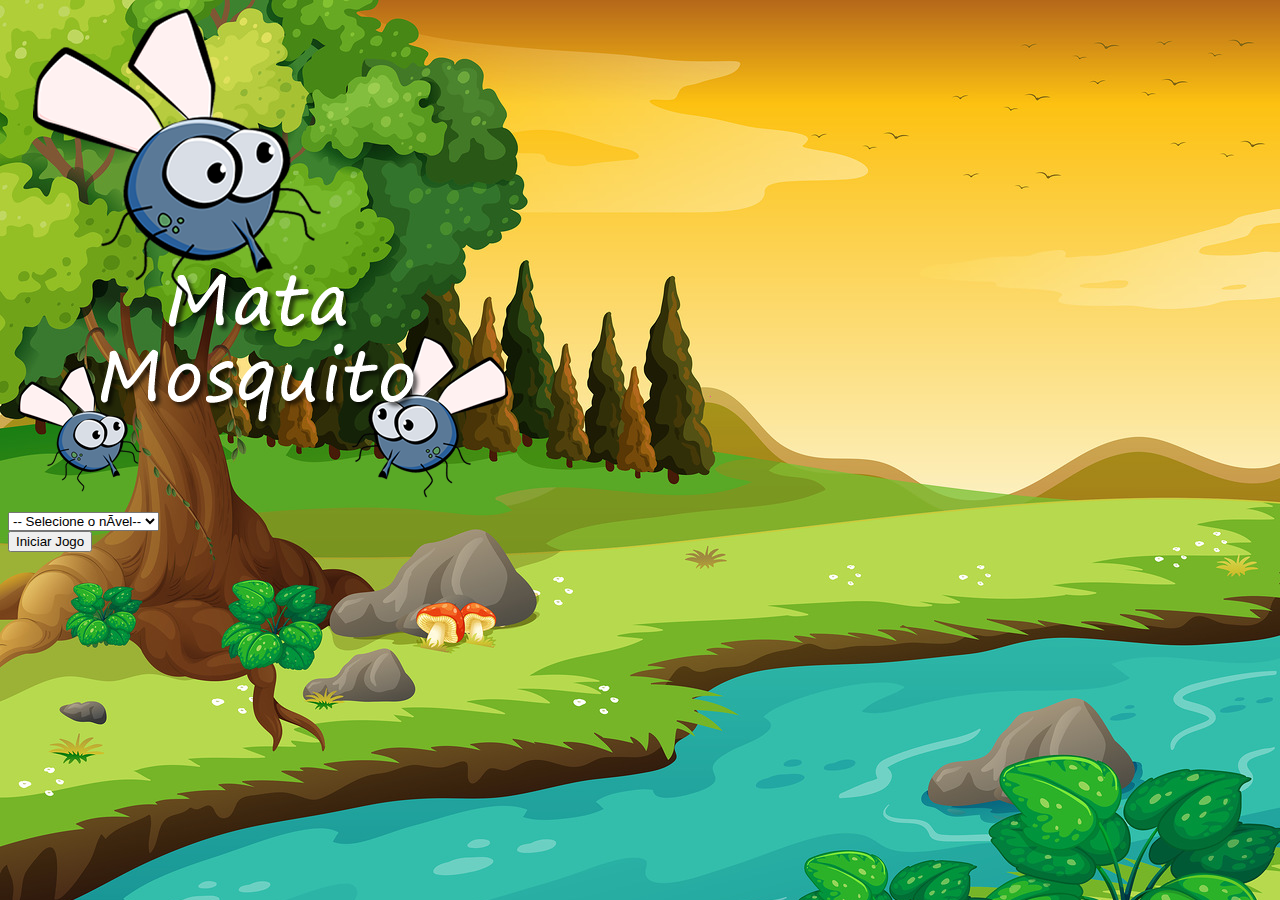
<file: index.html>
<!DOCTYPE html>
<html>

<head>
    <meta charset="uft-8">
    <!-- CSS Bootstrap -->
    <link href="https://cdn.jsdelivr.net/npm/bootstrap@5.0.0-beta1/dist/css/bootstrap.min.css" rel="stylesheet"
        integrity="sha384-giJF6kkoqNQ00vy+HMDP7azOuL0xtbfIcaT9wjKHr8RbDVddVHyTfAAsrekwKmP1" crossorigin="anonymous">

    <!--CSS customizado-->
    <link rel="stylesheet" href="estilo.css">

    <!--Script Níveis-->
    <script>
        function iniciarJogo() {
            var nivel = document.getElementById('nivel').value

            if ( nivel === "") {
                alert('Selecione um nível para iniciar o jogo')
                return false
            }

            window.location.href = "app.html?" + nivel // manda o usuário da página de início para a página do jogo // o ? separa a página do parâmetro que queremos enviar // lembrando que esse tipo de ação não é convencional
            
        }
    </script>

    <title>Mata Mosquito</title>
</head>

<body>
    <div class="container">
        <div class="row">
            <div class="col">
                <div class="d-flex justify-content-center">
                    <img src="imagens/game.png">
                </div>
            </div>
        </div>

        <div class="row">
            <div class="col">
                <div class="d-flex justify-content-center">
                    <div class="mb-2">
                    <select class="form-control" id="nivel">
                        <option value="">-- Selecione o nível--</option>
                        <option value="normal">Normal</option>
                        <option value="dificil">Difícil</option>
                        <option value="flash">Flash</option>
                    </select>
                </div>
                </div>
            </div>
        </div>


        <div class="row">
            <div class="col">
                <div class="d-flex justify-content-center">
                    <button type="button" class="btn btn-danger btn-lg" onclick="iniciarJogo()">Iniciar Jogo</button>
                </div>
            </div>
        </div>
    </div>
</body>

</html>
</file>
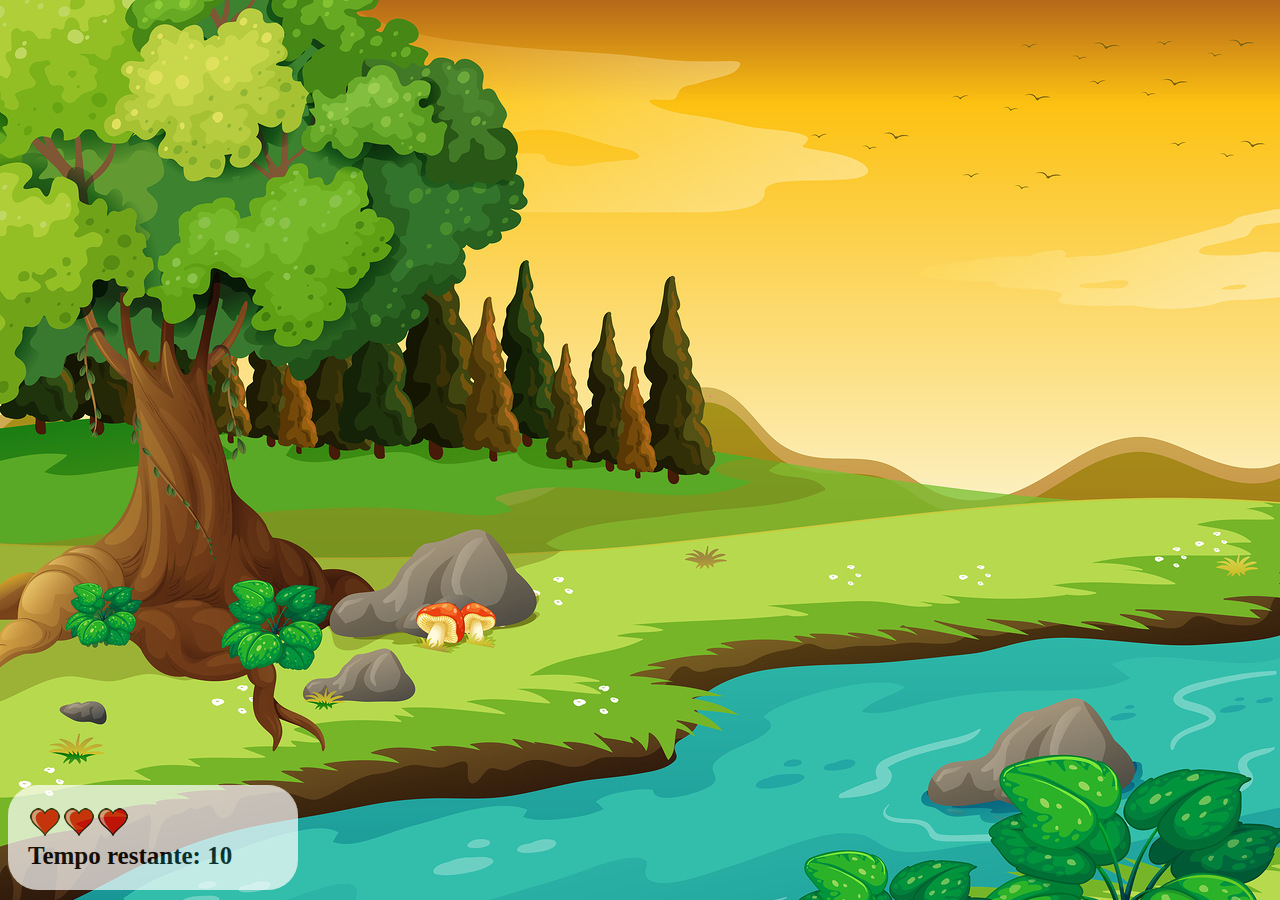
<file: app.html>
<!DOCTYPE html>
<html>

<head>
    <meta charset="uft-8">
    <title>Mata mosquito</title>
    <link rel="stylesheet" href="estilo.css">
    <script src="jogo.js"></script>
</head>

<body onresize="ajustaTamanhoPalcoJogo()">

    <div class="painel">
        <div class="vidas">
            <img id="v1" src="imagens/coracao_cheio.png">
            <img id="v2" src="imagens/coracao_cheio.png">
            <img id="v3" src="imagens/coracao_cheio.png">

        </div>
        <div class="cronometro">
            Tempo restante: <span id="cronometro"></span>
        </div>
    </div>

    <script>

        document.getElementById('cronometro').innerHTML = tempo

        var criaMosquito = setInterval(function () {
            posicaoRandomica()
        }, criaMosquitoTempo) // faz o tempo de criação e remoção de mosquitos se tornar dinâmico

    </script>
</body>

</html>
</file>
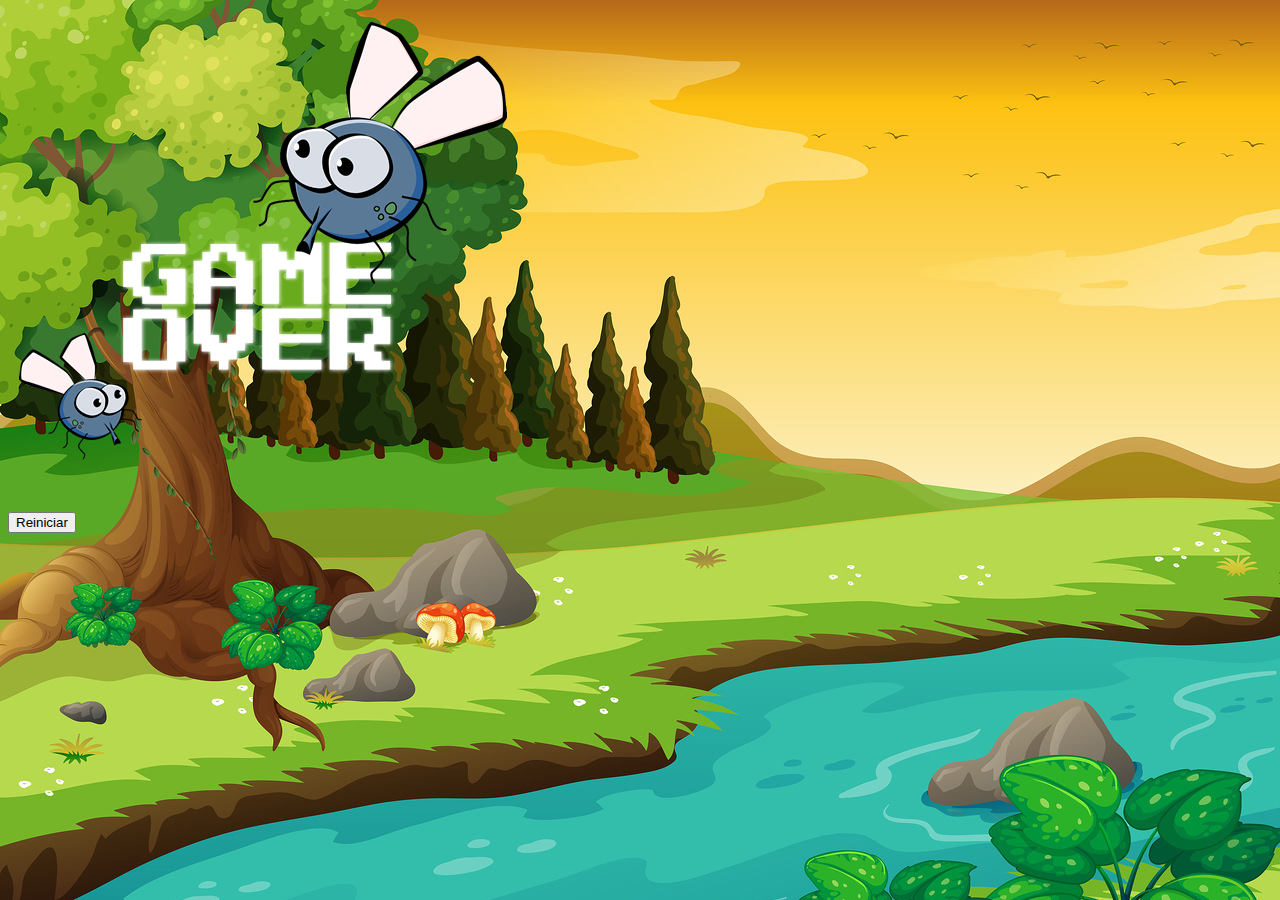
<file: fim_de_jogo.html>
<!DOCTYPE html>
<html>

<head>
    <meta charset="uft-8">
    <!-- CSS Bootstrap -->
    <link href="https://cdn.jsdelivr.net/npm/bootstrap@5.0.0-beta1/dist/css/bootstrap.min.css" rel="stylesheet"
        integrity="sha384-giJF6kkoqNQ00vy+HMDP7azOuL0xtbfIcaT9wjKHr8RbDVddVHyTfAAsrekwKmP1" crossorigin="anonymous">

    <!--CSS customizado-->
    <link rel="stylesheet" href="estilo.css">

    <title>Game Over</title>
</head>

<body>
    <div class="container">
        <div class="row">
            <div class="col">
                <div class="d-flex justify-content-center">
                    <img src="imagens/game_over.png">
                </div>
            </div>
        </div>

        <div class="row">
            <div class="col">
                <div class="d-flex justify-content-center">
                    <button type="button" class="btn btn-dark btn-lg"
                        onclick="window.location.href = 'index.html'">Reiniciar</button>
                </div>
            </div>
        </div>
    </div>
</body>

</html>
</file>
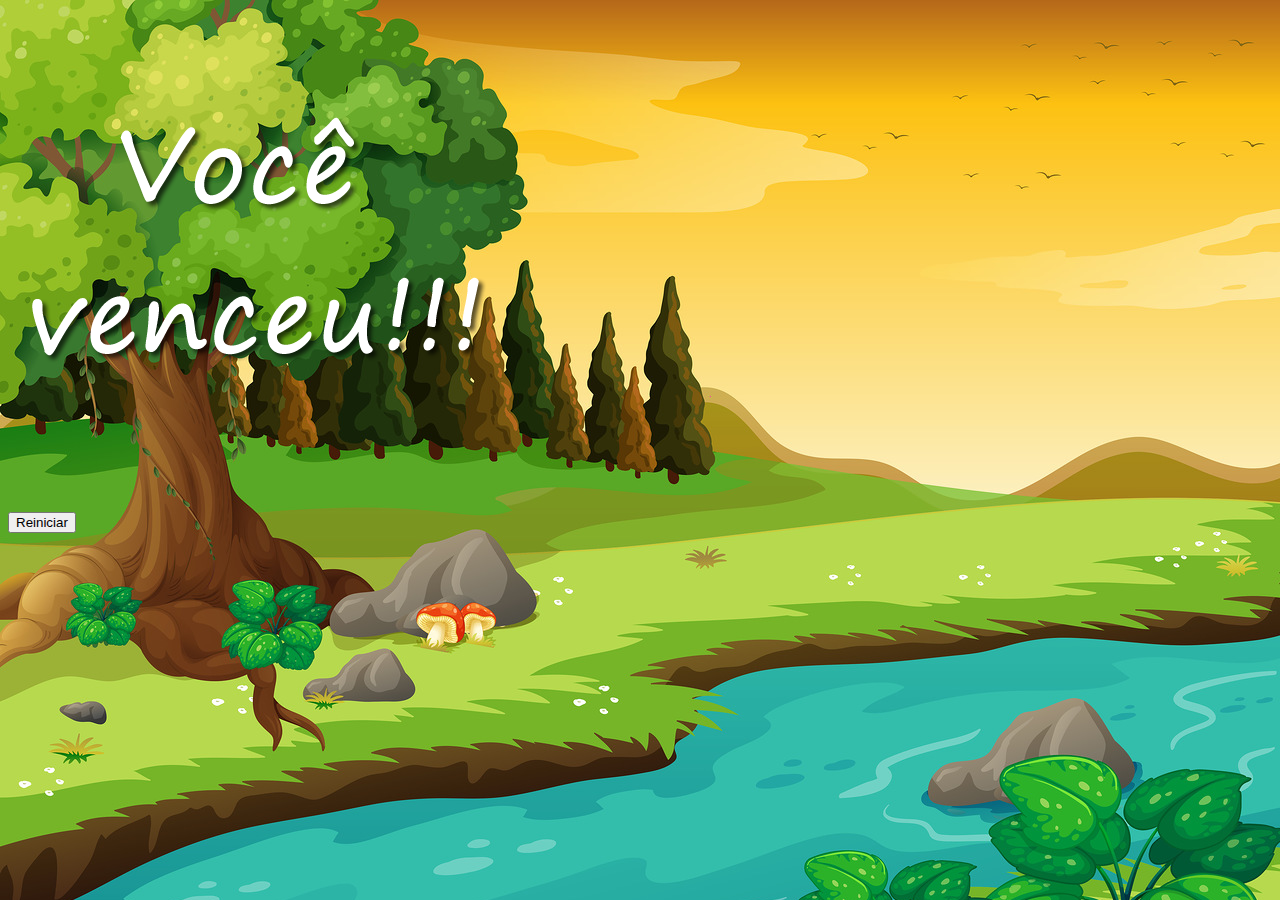
<file: vitoria.html>
<!DOCTYPE html>
<html>

<head>
    <meta charset="UFT-8">
    <!-- CSS Bootstrap -->
    <link href="https://cdn.jsdelivr.net/npm/bootstrap@5.0.0-beta1/dist/css/bootstrap.min.css" rel="stylesheet"
        integrity="sha384-giJF6kkoqNQ00vy+HMDP7azOuL0xtbfIcaT9wjKHr8RbDVddVHyTfAAsrekwKmP1" crossorigin="anonymous">

    <!--CSS customizado-->
    <link rel="stylesheet" href="estilo.css">

    <title>Vitória!</title>
</head>

<body>
    <div class="container">
        <div class="row">
            <div class="col">
                <div class="d-flex justify-content-center">
                    <img src="imagens/vitoria.png">
                </div>
            </div>
        </div>

        <div class="row">
            <div class="col">
                <div class="d-flex justify-content-center">
                    <button type="button" class="btn btn-dark btn-lg"
                        onclick="window.location.href = 'index.html'">Reiniciar</button>
                </div>
            </div>
        </div>
    </div>
</body>

</html>
</file>
<file: estilo.css>
html {
    cursor: url(imagens/mata_mosquito.png) 30 30 auto;
}


body {
    background-image: url(imagens/bg.jpg);
    background-repeat: no-repeat;
}

.mosquito1 {
    width: 70px;
    height: 70px;
}

.mosquito2 {
    width: 150px;
    height: 150px;
}

.mosquito3 {
    width: 200px;
    width: 200px;
}

.ladoA {
    transform: scaleX(1); /* a escala X passando o parâmetro 1 é a própria posição do elemento */
}

.ladoB {
    transform: scaleX(-1); /* o -1 faz com que aconteça um flip e o elemento fique espelhado na horizontal */
}

.painel {
    position: absolute;
    width: 250px;
    padding: 20px;
    bottom: 10px;
    border-top: 1px solid #fff;
    background-color: #fff;
    opacity: 0.7;
    border-radius: 30px;
}

.vidas {
    float: left;
    padding: 2px;
}

.cronometro {
    float: left;
    font-size: 25px;
    font-weight: bold;
}
</file>
